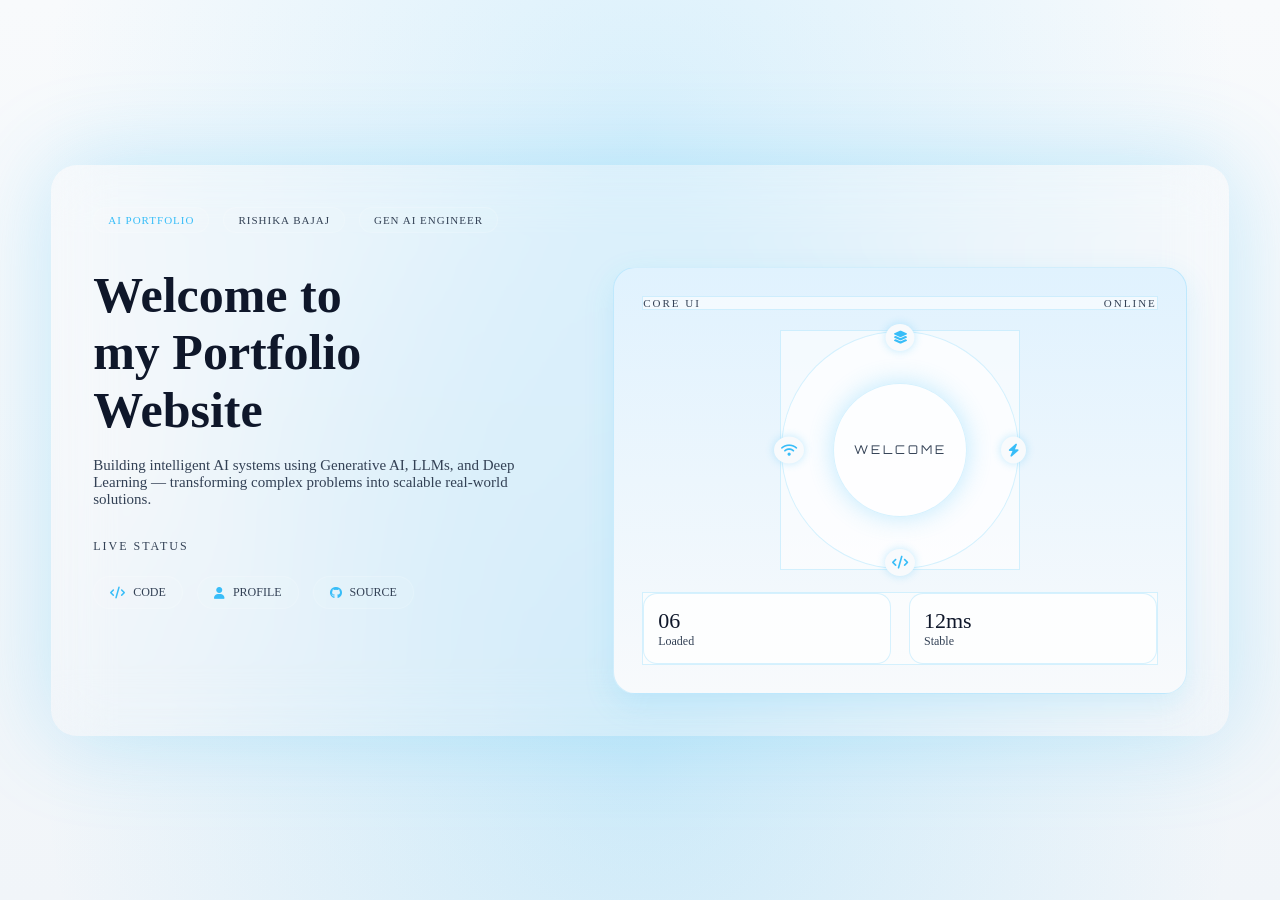
<file: index.html>
<!DOCTYPE html>
<html lang="en">
<head>
<meta charset="UTF-8">
<meta name="viewport" content="width=device-width, initial-scale=1.0">
<title>Rishika Bajaj</title>

<link rel="stylesheet" href="style.css">
<link rel="stylesheet" href="https://cdnjs.cloudflare.com/ajax/libs/font-awesome/6.5.0/css/all.min.css">

<!-- Fonts similar to original -->
<link href="https://fonts.googleapis.com/css2?family=Inter:wght@300;400;500;600&family=Orbitron:wght@500&display=swap" rel="stylesheet">
</head>

<body>

<div id="intro">
<div class="main">
    <div class="card">

        <!-- TOP TAGS -->
        <div class="top-tags">
            <span class="dot">AI PORTFOLIO </span>
            <span>RISHIKA BAJAJ</span>
            <span>GEN AI ENGINEER</span>
        </div>

        <div class="content">

            <!-- LEFT -->
            <div class="left">
                <h1>
                    Welcome to <br>
                    my Portfolio <br>
                    Website
                </h1>

                <p class="desc">
                    Building intelligent AI systems using Generative AI, LLMs, and Deep Learning —
                    transforming complex problems into scalable real-world solutions.
                </p>

                <div class="live-line">
                    <span>LIVE STATUS</span>
                </div>

                <div class="buttons">
                    <div class="btn"><i class="fa-solid fa-code"></i> CODE</div>
                    <div class="btn"><i class="fa-solid fa-user"></i> PROFILE</div>
                    <div class="btn"><i class="fa-brands fa-github"></i> SOURCE</div>
                </div>

            </div>

            <!-- RIGHT -->
            <div class="right">

                <div class="right-head">
                    <span>CORE UI</span>
                    <span class="online">ONLINE</span>
                </div>

                <div class="orbit-box">
                    <div class="orbit">
                        <i class="fa-solid fa-layer-group i1"></i>
                        <i class="fa-solid fa-bolt i2"></i>
                        <i class="fa-solid fa-code i3"></i>
                        <i class="fa-solid fa-wifi i4"></i>
                    </div>

                    <div class="core">
                        <span>WELCOME</span>
                    </div>
                </div>

                <div class="stats">
                    <div>
                        <h4>06</h4>
                        <p>Loaded</p>
                    </div>
                    <div>
                        <h4>12ms</h4>
                        <p>Stable</p>
                    </div>
                </div>

            </div>

        </div>
    </div>
</div>
</div>


<div id="real-site" style="display: none;">
    <header>
        <div class="div-list ">
            <ul class="ul-list">
                <li class="active">
                    <i class="fa-solid fa-circle-user"></i>
                    <a href="#home">Home</a>
                </li>
                <li>
                    <i class="fa-regular fa-address-card"></i>
                    <a href="#about">About</a>
                </li>
                <li>
                    <i class="fa-regular fa-folder-open"></i>
                    <a href="#project">Projects</a>
                </li>
                <li>
                    <i class="fa-solid fa-code"></i>
                    <a href="#service">services</a>
                </li>
                <li>
                    <i class="fa-regular fa-envelope"></i>
                    <a href="#contact">Contact</a>
                </li>
            </ul>
        </div>
    </header>
    <!-- home -->
    <section class="home" id="home">
        <p class="home-p">
            <span class="home-s"> </span>
        </p>
        <div class="home-container">
        <div class="home-section">
            <div class="info-home">
                <h1>Hi, I'm Rishika Bajaj</h1>
                <h3>AI/ML Engineer</h3>
                <div class="info-p">
                   <p>I build intelligent AI systems — from Generative AI assistants and  </p>
                   <p>multi-agent architectures to real-world automation pipelines. </p>
                   <p>Focused on LLMs, NLP, Computer Vision, and scalable AI deployments.</p>
                </div>
                <div class="info-p2">
                    <p><i class="fa-solid fa-location-dot"></i> Based in Bina (MP)</p>
                    <p><i class="fa-solid fa-briefcase"></i> Available Now</p>
                </div>
                <div class="btnn">
                    <a href="#project" class="btn-home1">View Projects</a>
                    <a href="Rishika Bajaj.pdf" download class="btn-home2">Download Resume</a>
                </div>
                <div class="hhr">
                    <hr>
                </div>
                <div class="follow">
                    <p class="followw">Follow me:</p>
                    <ul>
                        <li>
                            <a href="https://github.com/RishikaBajaj31" target="_blank">
                                <i class="fa-brands fa-github"></i>
                            </a>
                        </li>

                        <li>
                            <a href="https://www.linkedin.com/in/rishika-bajaj-36b4212b5/" target="_blank">
                                <i class="fa-brands fa-linkedin"></i>
                            </a>
                        </li>

                        <li>
                            <a href="https://www.instagram.com/resh_3154?igsh=MWhidng1cGJnanRtZg==" target="_blank">
                                <i class="fa-brands fa-instagram"></i>
                            </a>
                        </li>
                    </ul>
                </div>
            </div>
          </div>
          <img src="images/WhatsApp Image 2026-03-30 at 11.19.49.jpeg" alt="">
        </div>
    </section>
    <!-- fine home  -->
        <section class="about reveal" id="about">
        <div class="about-info">
            <div class="img-about">
                <img src="images/384ce149-81b9-4cad-8dd9-3b54c8fce604.png" alt="">
            </div>
            <div class="info-text">
                <h5>@rishikabajaj</h5>
                <p>AI/ML Engineer</p>
            </div>
        </div>
        <h3>ABOUT ME</h3>
        <div class="about-info2">
            <div class="about-text">
                <p>Hi! I'm Rishika Bajaj, a B.Tech AI & ML student with a CGPA of 9.00, passionate about building real-world AI solutions. <br> based in Jaipur.</p>
                <p>I specialize in Generative AI, LLMs, NLP, and Deep Learning, with hands-on experience developing production-grade systems including multi-agent AI platforms and intelligent automation pipelines.</p>
                <p>My work focuses on:</p>
                <p><span>~</span>Generative AI & LLM Applications</p>
                <p><span>~</span>NLP, Computer Vision & Deep Learning</p>
                <p><span>~</span>MLOps, FastAPI, and Scalable Deployments</p>
                <p><span>~</span>Building end-to-end AI systems from idea to production</p>
            </div>
            <div class="photo-container">
                <img src="images/384ce149-81b9-4cad-8dd9-3b54c8fce604.png" alt="Rishika Bajaj">
                <span class="tape tape1"></span>
                <span class="tape tape2"></span>
            </div>
        </div>
    </section>
    <!-- ✅ ADD HERE (TECH STACK STARTS) -->

    <section id="skills" class="section reveal">
        <p>TECH STACK</p>
        <h1>Technologies I Work With</h1>
        <hr>

        <div class="skills-container">

            <div class="skill-category">
                <h3>Languages & Frameworks</h3>
                <p>Python • FastAPI • Streamlit • LangChain</p>
            </div>

            <div class="skill-category">
                <h3>AI / ML</h3>
                <p>LLMs • NLP • Computer Vision • Deep Learning</p>
            </div>

            <div class="skill-category">
                <h3>Tools & Technologies</h3>
                <p>PyTorch • TensorFlow • Docker • Kafka</p>
            </div>

            <div class="skill-category">
                <h3>Data & Visualization</h3>
            <p>Pandas • Matplotlib • NumPy</p>
        </div>
    </section>

    <section class="experience reveal" id="experience">
        <p>EXPERIENCE</p>
        <h1>Work Experience</h1>
        <hr>

        <div class="experience-container">

            <!-- EXPERIENCE 1 -->
            <div class="experience-card">
                <h3>AI Intern</h3>
                <h4>Greenfinch Global Consulting</h4>
                <span>Oct 2025 – Apr 2026 · On-site</span>

                <p>
                    Developed AI-driven automation and reporting systems using Python, Streamlit, and REST APIs, reducing manual processing time by ~40%.
                </p>

                <p>
                    Built document intelligence pipelines with data extraction, dashboards, and scalable enterprise workflows.
                </p>
            </div>

            <!-- EXPERIENCE 2 -->
            <div class="experience-card">
                <h3>AI & Prompt Engineering Intern</h3>
                <h4>Vault of Codes</h4>
                <span>Aug 2025 – Sep 2025 · Remote</span>

                <p>
                    Built a production-ready AI assistant using Groq API, Gradio, and prompt engineering for Q&A and content generation.
                </p>

                <p>
                    Deployed on Hugging Face Spaces and improved response quality using feedback loops.
                </p>
            </div>

        </div>
    </section>
     <section class="project  reveal" id="project">
        <p>PROJECTS</p>
        <h1>Featured Work</h1>
        <hr>
        <div class="info-pro">
            <p>A showcase of my recent projects demonstrating expertise in full-stack </p>
            <p>development, modern frameworks, and creative problem-solving.</p>
        </div>
        <div class="projects-container">

    <div class="project-card">
      <img src="images/Screenshot 2026-03-26 095634.png" alt="Rajasthan E Gras Automation">
      <h3>Rajasthan E Gras Automation</h3>
      <p>Production-grade automation system for government portal with
        Playwright, Kafka pipelines, and OCR-based captcha solving.
        Reduced processing time by ~70–80%.</p>
      <div class="skills">
        <a href="#">Python</a>
        <a href="#">FastAPI</a>
        <a href="#">Playwright</a>
        <a href="#">OCR</a>
        <a href="#">Kafka</a>
      </div>
    </div>

    <div class="project-card">
      <img src="images/6e59bd9e-af1c-4593-929b-2b9b653d0944.png" alt="Multi-agent AI System">
      <h3>Multi-agent AI System</h3>
      <p>Deployed modular AI system with DataAgent & ResearchAgent using 
        LangChain, Transformers, and Streamlit for intelligent query routing.</p>
      <div class="skills">
        <a href="#">Python</a>
        <a href="#">LangChain</a>
        <a href="#">Streamlit</a>
      </div>
    </div>

    <div class="project-card">
      <img src="images/ad2c5c46-a502-42ba-b88b-0f6760178a8b.png" alt="AI Hospital Management System">
      <h3>AI Hospital Management System</h3>
      <p>AI-powered system for predictive bed allocation, telemedicine, and 
        real-time hospital optimization. Patent published in 2025.</p>
      <div class="skills">
        <a href="#">Python</a>
        <a href="#">LangChain</a>
        <a href="#">FastAPI</a>
      </div>
    </div>
  </div>
     </section>
     <!-- Services Section -->
        <section id="service" class="section services reveal">
            <p>SERVICES</p>
            <h1>OUR Features & Services</h1>
            <hr>
            <div class="container">
                <div class="services-content">
                    <div class="services-grid">
                        <div class="service-card">
                            <div class="service-icon">
                                <i class="fas fa-code"></i>
                            </div>
                            <h3>AI/ML Model Development</h3>
                            <p>Building machine learning and deep learning models for real-world applications.</p>
                            <div class="service-features">
                                <span>Supervised Learning</span>
                                <span>Deep Learning</span>
                                <span>Model Optimization</span>
                            </div>
                        </div>
                        <div class="service-card">
                            <div class="service-icon">
                                <i class="fas fa-mobile-alt"></i>
                            </div>
                            <h3>Generative AI & LLM Apps</h3>
                            <p>Creating AI assistants, chatbots, and RAG-based systems using LLMs.</p>
                            <div class="service-features">
                                <span>Prompt Engineering</span>
                                <span>RAG Systems</span>
                                <span>Fine-Tuning</span>
                            </div>
                        </div>
                        <div class="service-card">
                            <div class="service-icon">
                                <i class="fas fa-palette"></i>
                            </div>
                            <h3>Automation Systems</h3>
                            <p>Developing intelligent automation pipelines using OCR, APIs, and workflows.</p>
                            <div class="service-features">
                                <span>OCR Pipeline</span>
                                <span>Workflow Automation</span>
                                <span>API Integration</span>
                            </div>
                        </div>
                        <div class="service-card">
                            <div class="service-icon">
                                <i class="fas fa-rocket"></i>
                            </div>
                            <h3>Data Analysis & Visualization</h3>
                            <p>Extracting insights using Pandas, Matplotlib, and AI-powered analytics.</p>
                            <div class="service-features">
                                <span>Pandas</span>
                                <span>Matplotlib</span>
                                <span>Data Insights</span>
                            </div>
                        </div>
                        <div class="service-card">
                            <div class="service-icon">
                                <i class="fas fa-shopping-cart"></i>
                            </div>
                            <h3>MLOps & Deployment</h3>
                            <p>Deploying scalable AI systems using Docker, FastAPI, and cloud platforms.</p>
                            <div class="service-features">
                                <span>Docker</span>
                                <span>FastAPI</span>
                                <span>Cloud Deployments</span>
                            </div>
                        </div>
                        <div class="service-card">
                            <div class="service-icon">
                                <i class="fas fa-cogs"></i>
                            </div>
                            <h3>API Development</h3>
                            <p>Creating robust and scalable APIs that power your applications. I build RESTful and GraphQL APIs with proper documentation and testing.</p>
                            <div class="service-features">
                                <span>RESTful APIs</span>
                                <span>Websockets</span>
                                <span>Microservices</span>
                            </div>
                        </div>
                    </div>
                </div>
            </div>
        </section>
        <section class="education reveal" id="education">
            <p>EDUCATION</p>
            <h1>My Education</h1>
            <hr>

            <div class="education-container">

                <!-- EDUCATION 1 -->
                <div class="education-card">
                    <h3>B.Tech in Artificial Intelligence & Machine Learning</h3>
                    <h4>NIMS University, Jaipur</h4>
                    <span>2022 – 2026</span>

                    <p>
                        CGPA: 9.00
                    </p>

                    <p>
                        Focused on Generative AI, Machine Learning, NLP, and real-world AI system development.
                    </p>
                </div>
            </div>
        </section>
        <section class="certifications reveal" id="certifications">
            <p>CERTIFICATIONS & ACHIEVEMENTS</p>
            <h1>Certifications & Highlights</h1>
            <hr>

            <div class="cert-container">

                <!-- LEFT -->
                <div class="cert-column">
                    <h3>Certifications</h3>

                    <div class="cert-card">
                        <h4>UI/UX Design using Figma</h4>
                        <p>GUVI</p>
                    </div>

                    <div class="cert-card">
                        <h4>AI Fluency: Framework & Foundations</h4>
                        <p>Anthropic</p>
                    </div>

                    <div class="cert-card">
                        <h4>Smart India Hackathon 2024</h4>
                        <p>Finalist</p>
                    </div>

                    <div class="cert-card">
                        <h4>Smart India Hackathon 2025</h4>
                        <p>Participant</p>
                    </div>
                </div>

                <!-- RIGHT -->
                <div class="cert-column">
                    <h3>Achievements</h3>

                    <div class="cert-card">
                        <h4>Published Author — "The Quiet Girl"</h4>
                        <p>Debuted an original poetry collection blending introspection with literary craft.</p>
                    </div>

                    <div class="cert-card">
                        <h4>National Merit Rank #8 — UCMAS Abacus</h4>
                        <p>Ranked among top performers nationwide with strong computational thinking.</p>
                    </div>

                    <div class="cert-card">
                        <h4>Research Paper Accepted</h4>
                        <p>Machine Learning using PySpark — NIMS University.</p>
                    </div>

                    <div class="cert-card">
                        <h4>Patent Filed — Hospital Management System</h4>
                        <p>AI-powered platform with IoT, telemedicine & predictive analytics.</p>
                    </div>
                </div>
            </div>
        </section>
         <section id="contact" class="section reveal">
            <div class="container">
                <h2 class="section-title">Get In Touch</h2>
                <div class="contact-content">
                    <div class="contact-info slide-in-left">
                        <p>Let's collaborate! I am always open to discussing exciting projects and new opportunities.</p>
                        <div class="contact-details">
                            <div class="contact-item">
                                <svg width="20" height="20" viewBox="0 0 24 24" fill="currentColor">
                                    <path d="M20 4H4c-1.1 0-1.99.9-1.99 2L2 18c0 1.1.9 2 2 2h16c1.1 0 2-.9 2-2V6c0-1.1-.9-2-2-2zm0 4l-8 5-8-5V6l8 5 8-5v2z"/>
                                </svg>
                                <span>rishikabajaj3154@gmail.com</span>
                            </div>
                            <div class="contact-item">
                                <svg width="20" height="20" viewBox="0 0 24 24" fill="currentColor">
                                    <path d="M6.62 10.79c1.44 2.83 3.76 5.15 6.59 6.59l2.2-2.2c.27-.27.67-.36 1.02-.24 1.12.37 2.33.57 3.57.57.55 0 1 .45 1 1V20c0 .55-.45 1-1 1-9.39 0-17-7.61-17-17 0-.55.45-1 1-1h3.5c.55 0 1 .45 1 1 0 1.25.2 2.45.57 3.57.11.35.03.74-.25 1.02l-2.2 2.2z"/>
                                </svg>
                                <span>+91 7222948499</span>
                            </div>
                            <div class="contact-item">
                                <svg width="20" height="20" viewBox="0 0 24 24" fill="currentColor">
                                    <path d="M12 2C8.13 2 5 5.13 5 9c0 5.25 7 13 7 13s7-7.75 7-13c0-3.87-3.13-7-7-7zm0 9.5c-1.38 0-2.5-1.12-2.5-2.5s1.12-2.5 2.5-2.5 2.5 1.12 2.5 2.5-1.12 2.5-2.5 2.5z"/>
                                </svg>
                                <span>Jaipur, Rajasthan, India</span>
                            </div>
                        </div>
                        <div class="social-links">
                            <a href="https://github.com/RishikaBajaj31" class="social-link" aria-label="GitHub" target="_blank">
                                <svg width="24" height="24" viewBox="0 0 24 24" fill="currentColor">
                                    <path d="M12 0c-6.626 0-12 5.373-12 12 0 5.302 3.438 9.8 8.207 11.387.599.111.793-.261.793-.577v-2.234c-3.338.726-4.033-1.416-4.033-1.416-.546-1.387-1.333-1.756-1.333-1.756-1.089-.745.083-.729.083-.729 1.205.084 1.839 1.237 1.839 1.237 1.07 1.834 2.807 1.304 3.492.997.107-.775.418-1.305.762-1.604-2.665-.305-5.467-1.334-5.467-5.931 0-1.311.469-2.381 1.236-3.221-.124-.303-.535-1.524.117-3.176 0 0 1.008-.322 3.301 1.23.957-.266 1.983-.399 3.003-.404 1.02.005 2.047.138 3.006.404 2.291-1.552 3.297-1.23 3.297-1.23.653 1.653.242 2.874.118 3.176.77.84 1.235 1.911 1.235 3.221 0 4.609-2.807 5.624-5.479 5.921.43.372.823 1.102.823 2.222v3.293c0 .319.192.694.801.576 4.765-1.589 8.199-6.086 8.199-11.386 0-6.627-5.373-12-12-12z"/>
                                </svg>
                            </a>
                            <a href="https://www.linkedin.com/in/rishika-bajaj-36b4212b5/" class="social-link" aria-label="LinkedIn" target="_blank">
                                <svg width="24" height="24" viewBox="0 0 24 24" fill="currentColor">
                                    <path d="M20.447 20.452h-3.554v-5.569c0-1.328-.027-3.037-1.852-3.037-1.853 0-2.136 1.445-2.136 2.939v5.667H9.351V9h3.414v1.561h.046c.477-.9 1.637-1.85 3.37-1.85 3.601 0 4.267 2.37 4.267 5.455v6.286zM5.337 7.433c-1.144 0-2.063-.926-2.063-2.065 0-1.138.92-2.063 2.063-2.063 1.14 0 2.064.925 2.064 2.063 0 1.139-.925 2.065-2.064 2.065zm1.782 13.019H3.555V9h3.564v11.452zM22.225 0H1.771C.792 0 0 .774 0 1.729v20.542C0 23.227.792 24 1.771 24h20.451C23.2 24 24 23.227 24 22.271V1.729C24 .774 23.2 0 22.222 0h.003z"/>
                                </svg>
                            </a>
                            <a href="https://wa.me/917222948499" class="social-link" aria-label="WhatsApp" target="_blank">
                                <svg width="24" height="24" viewBox="0 0 24 24" fill="currentColor">
                                    <path d="M17.472 14.382c-.297-.149-1.758-.867-2.03-.967-.273-.099-.471-.148-.67.15-.197.297-.767.966-.94 1.164-.173.199-.347.223-.644.075-.297-.15-1.255-.463-2.39-1.475-.883-.788-1.48-1.761-1.653-2.059-.173-.297-.018-.458.13-.606.134-.133.298-.347.446-.52.149-.174.198-.298.298-.497.099-.198.05-.371-.025-.52-.075-.149-.669-1.612-.916-2.207-.242-.579-.487-.5-.669-.51-.173-.008-.371-.01-.57-.01-.198 0-.52.074-.792.372-.272.297-1.04 1.016-1.04 2.479 0 1.462 1.065 2.875 1.213 3.074.149.198 2.096 3.2 5.077 4.487.709.306 1.262.489 1.694.625.712.227 1.36.195 1.871.118.571-.085 1.758-.719 2.006-1.413.248-.694.248-1.289.173-1.413-.074-.124-.272-.198-.57-.347m-5.421 7.403h-.004a9.87 9.87 0 01-5.031-1.378l-.361-.214-3.741.982.998-3.648-.235-.374a9.86 9.86 0 01-1.51-5.26c.001-5.45 4.436-9.884 9.888-9.884 2.64 0 5.122 1.03 6.988 2.898a9.825 9.825 0 012.893 6.994c-.003 5.45-4.437 9.884-9.885 9.884m8.413-18.297A11.815 11.815 0 0012.05 0C5.495 0 .16 5.335.157 11.892c0 2.096.547 4.142 1.588 5.945L.057 24l6.305-1.654a11.882 11.882 0 005.683 1.448h.005c6.554 0 11.89-5.335 11.893-11.893A11.821 11.821 0 0020.885 3.488"/>
                                </svg>
                            </a>
                        </div>
                    </div>
                    <div class="contact-form slide-in-right">
                        <form id="contact-form">
                            <div class="form-group">
                                <input type="text" placeholder="Your Name" required name="user_name">
                            </div>
                            <div class="form-group">
                                <input type="email" placeholder="Your Email" required name="user_email">
                            </div>
                            <div class="form-group">
                                <textarea name="message" placeholder="Your Message" rows="5" required></textarea>
                            </div>
                            <button type="submit" class="btn">Send Message</button>
                        </form>
                    </div>
                </div>
            </div>
        </section>

</div>
<script src="script.js"></script>
</body>
</html>
</file>
<file: style.css>
* {
    margin: 0;
    padding: 0;
    box-sizing: border-box;
}

body {
    background:
        radial-gradient(circle at 50% 15%, rgba(125,211,252,.25), transparent 60%),
        radial-gradient(circle at 50% 85%, rgba(56,189,248,.20), transparent 60%),
        linear-gradient(180deg, #f8fafc, #f1f5f9);
}

/* MAIN */

#intro {
    height: 100vh;
    display: flex;
    justify-content: center;
    align-items: center;
}


.main {
    width: 92%;
    max-width: 1200px;
}

.card {
    background: rgba(255,255,255,0.05);
    border-radius: 26px;
    padding: 42px;
    backdrop-filter: blur(28px);
    box-shadow: 0 0 90px rgba(56,189,248,.28);
}

/* TOP TAGS */
.top-tags {
    display: flex;
    gap: 14px;
    margin-bottom: 34px;
}

.top-tags span {
    font-size: 11px;
    padding: 6px 14px;
    border-radius: 20px;
    background: rgba(255,255,255,0.04);
    border: 1px solid rgba(255,255,255,0.15);
    letter-spacing: 1px;
    color: #cfcfcf;
}

.dot {
    color: #38bdf8;
}

/* CONTENT */
.content {
    display: flex;
    gap: 60px;
}

/* LEFT */
.left h1 {
    font-size: 50px;
    font-weight: 600;
    line-height: 1.15;
    color: #f3f3f3;
}

.desc {
    margin: 18px 0 28px;
    font-size: 15px;
    color: #b8b8b8;
    max-width: 460px;
}

.live-line {
    margin-bottom: 22px;
}

.live-line span {
    font-size: 12px;
    letter-spacing: 2px;
    color: #38bdf8;
}

/* BUTTONS */
.buttons {
    display: flex;
    gap: 14px;
}

.btn {
    font-size: 12px;
    padding: 8px 16px;
    border-radius: 22px;
    background: rgba(255,255,255,0.04);
    border: 1px solid rgba(255,255,255,0.15);
    display: flex;
    align-items: center;
    gap: 8px;
    cursor: pointer;
    transition: .3s;
}

.btn i {
    color: #38bdf8;
}

.btn:hover {
    background: rgba(56,189,248,0.15);
    box-shadow: 0 0 16px rgba(56,189,248,.45);
}

/* SITE LINK (LEFT) */
.site-link {
    margin-top: 22px;
    font-size: 13px;
    display: inline-flex;
    align-items: center;
    gap: 8px;
    padding: 8px 16px;
    border-radius: 30px;
    background: rgba(255,255,255,0.04);
    border: 1px solid rgba(255,255,255,0.15);
    color: #38bdf8;
}

/* RIGHT CARD */
.right {
    flex: 1;
    background: linear-gradient(180deg, rgba(35,10,20,.9), rgba(12,6,10,.95));
    border-radius: 22px;
    padding: 28px;
    box-shadow: inset 0 0 40px rgba(56,189,248,.08);
    position: relative;
}

/* RIGHT HEADER */
.right-head {
    display: flex;
    justify-content: space-between;
    font-size: 11px;
    letter-spacing: 2px;
    color: #bdbdbd;
    margin-bottom: 20px;
}

.online {
    color: #7cffb2;
}

/* ORBIT */
.orbit-box {
    width: 240px;
    height: 240px;
    margin: auto;
    position: relative;
}

.orbit {
    position: absolute;
    inset: 0;
    border-radius: 50%;
    border: 1px solid rgba(255,77,109,.35);
    animation: spin 16s linear infinite;
}

.orbit i {
    position: absolute;
    background: #14060c;
    color: #38bdf8;
    padding: 7px;
    border-radius: 50%;
    box-shadow: 0 0 14px rgba(56,189,248,.55);
    font-size: 13px;
}

.i1 { top: -8px; left: 50%; transform: translateX(-50%); }
.i2 { right: -8px; top: 50%; transform: translateY(-50%); }
.i3 { bottom: -8px; left: 50%; transform: translateX(-50%); }
.i4 { left: -8px; top: 50%; transform: translateY(-50%); }

/* CENTER */
.core {
    position: absolute;
    inset: 52px;
    border-radius: 50%;
    background: radial-gradient(circle, #8e0c2a, #3b0715);
    display: flex;
    align-items: center;
    justify-content: center;
    box-shadow: 0 0 40px rgba(56,189,248, 0.6);
}

.core span {
    font-family: 'Orbitron', sans-serif;
    font-size: 12px;
    letter-spacing: 3px;
    color: #f0f0f0;
}

/* STATS */
.stats {
    display: flex;
    gap: 18px;
    margin-top: 22px;
}

.stats div {
    flex: 1;
    padding: 14px;
    background: rgba(255,255,255,0.04);
    border-radius: 14px;
    text-align: left;
}

.stats h4 {
    font-size: 22px;
    font-weight: 500;
    color: #f2f2f2;
}

.stats p {
    font-size: 12px;
    color: #bdbdbd;
}

@keyframes spin {
    from { transform: rotate(0deg); }
    to { transform: rotate(360deg); }
}

.fade-in {
    opacity: 0;
    transform: translateY(25px);
    animation: fadeInUp 0.8s ease forwards;
}

@keyframes fadeInUp {
    to {
        opacity: 1;
        transform: translateY(0);
    }
}

.smooth-out {
    animation: smoothOut 1.2s ease forwards;
}

@keyframes smoothOut {
    from {
        opacity: 1;
        transform: scale(1);
        filter: blur(0);
    }
    to {
        opacity: 0;
        transform: scale(1.1);
        filter: blur(25px);
    }
}

/* ===== ANIMATION TYPES ===== */

/* من فوق */
.from-top {
    opacity: 0;
    transform: translateY(-40px);
    animation: fromTop 0.8s ease forwards;
}
@keyframes fromTop {
    to { opacity: 1; transform: translateY(0); }
}

/* من اليسار */
.from-left {
    opacity: 0;
    transform: translateX(-40px);
    animation: fromLeft 0.8s ease forwards;
}
@keyframes fromLeft {
    to { opacity: 1; transform: translateX(0); }
}

/* من اليمين */
.from-right {
    opacity: 0;
    transform: translateX(40px);
    animation: fromRight 0.8s ease forwards;
}
@keyframes fromRight {
    to { opacity: 1; transform: translateX(0); }
}

/* من تحت */
.from-bottom {
    opacity: 0;
    transform: translateY(40px);
    animation: fromBottom 0.8s ease forwards;
}
@keyframes fromBottom {
    to { opacity: 1; transform: translateY(0); }
}

/* زووم */
.zoom-in {
    opacity: 0;
    transform: scale(0.8);
    animation: zoomIn 0.8s ease forwards;
}
@keyframes zoomIn {
    to { opacity: 1; transform: scale(1); }
}

/* ===== TYPEWRITER ===== */
.typewriter {
    border-right: 2px solid #38bdf8;
    white-space: nowrap;
    overflow: hidden;
}
.from-top {
    opacity: 0;
    transform: translateY(-40px);
    animation: fromTop 0.8s ease forwards;
}
.from-left {
    opacity: 0;
    transform: translateX(-40px);
    animation: fromLeft 0.8s ease forwards;
}
.from-right {
    opacity: 0;
    transform: translateX(40px);
    animation: fromRight 0.8s ease forwards;
}
.from-bottom {
    opacity: 0;
    transform: translateY(40px);
    animation: fromBottom 0.8s ease forwards;
}
.zoom-in {
    opacity: 0;
    transform: scale(0.85);
    animation: zoomIn 0.8s ease forwards;
}

@keyframes fromTop { to { opacity:1; transform:translateY(0);} }
@keyframes fromLeft { to { opacity:1; transform:translateX(0);} }
@keyframes fromRight { to { opacity:1; transform:translateX(0);} }
@keyframes fromBottom { to { opacity:1; transform:translateY(0);} }
@keyframes zoomIn { to { opacity:1; transform:scale(1);} }


/* ===== END TYPEWRITER ===== */


header {
  position: fixed;
  top: 0;
  left: 0;
  width: 100%;
  z-index: 1000;
}

/* Container */
.header-list {
  margin: 15px 20px;
}

/* Menu Box */
.div-list {
  display: flex;
  align-items: center;
  justify-content: center;
  padding: 20px 0;
}

/* UL */
.ul-list {
  list-style: none;
  display: flex;
  gap: 3rem;
  padding: 12px 28px;
  border-radius: 30px;

  /* DARK RED GLASS */
  background: rgba(120, 10, 25, 0.45);
  backdrop-filter: blur(12px);
  border: 1px solid rgba(56, 189, 248, 0.25);

  box-shadow: 0 8px 25px rgba(56, 189, 248, 0.25);
}

/* LI */
.ul-list li {
  display: flex;
  align-items: center;
  gap: 6px;
  border-radius: 25px;
  padding: 8px 14px;
  transition: 0.3s ease;
}

/* LINKS */
.ul-list li a {
  font-family: "Montserrat", sans-serif;
  text-decoration: none;
  color: #f5c7d3;
  font-size: 14px;
  transition: 0.3s;
}

/* ICONS */
.ul-list li i {
  color: #38bdf8;
}

/* HOVER */
.ul-list li:hover {
  background: rgba(56,189,248, 0.25);
  box-shadow: 0 0 12px rgba(56,189,248, 0.4);
}

/* ACTIVE */
.ul-list li.active {
  background: linear-gradient(135deg, #38bdf8, #7a0c2e);
  box-shadow: 0 0 15px rgba(56,189,248, 0.6);
}

.ul-list li.active a,
.ul-list li.active i {
  color: #fff;
}

.home {
  margin: 160px 200px;
  color: #f2f2f2;
}

.home-container {
  display: flex;
  gap: 6rem;
}

/* Status Badge */
.home-p {
  background: rgba(56,189,248, 0.15);
  color: #ff9db3;
  display: inline-block;
  border-radius: 25px;
  padding: 6px 14px;
  margin-bottom: 30px;
  font-size: 14px;
}

.home-s {
  font-weight: bold;
  color: #38bdf8;
}

/* TITLES */
.info-home h1 {
  font-size: 70px;
  font-family: "Raleway", sans-serif;
  margin-bottom: 20px;
  color: #ffffff;
}

.info-home h3 {
  font-size: 40px;
  font-family: "Playfair Display", serif;
  margin-bottom: 20px;
  color: #ff9db3;
}

/* TEXT */
.info-p {
  color: #d0d0d0;
  padding-bottom: 20px;
}

.info-p p {
  padding-bottom: 5px;
}

.info-p2 {
  display: flex;
  gap: 1rem;
  color: #cfcfcf;
  font-size: 14px;
  padding-bottom: 20px;
}

/* BUTTONS */
.btnn {
  display: flex;
  gap: 1rem;
  padding-bottom: 30px;
}

.btn-home1 {
  background: linear-gradient(135deg, #38bdf8, #7a0c2e);
  color: #fff;
  border: none;
  border-radius: 12px;
  padding: 12px 18px;
  cursor: pointer;
  transition: 0.3s;
  box-shadow: 0 0 15px rgba(56,189,248, 0.4);
}

.btn-home1:hover {
  transform: translateY(-2px);
  box-shadow: 0 0 25px rgba(56,189,248, 0.6);
}

.btn-home2 {
  background: transparent;
  border: 2px solid #38bdf8;
  border-radius: 12px;
  padding: 12px 18px;
  color: #38bdf8;
  cursor: pointer;
  transition: 0.3s;
}

.btn-home2:hover {
  background: #38bdf8;
  color: #fff;
}

/* HR */
.hhr {
  padding-bottom: 30px;
}

hr {
  width: 90%;
  border: none;
}

/* SOCIAL */
.follow {
  display: flex;
  gap: 1rem;
}

.follow ul {
  display: flex;
  gap: 2rem;
  font-size: 20px;
}

.follow ul li {
  list-style: none;
}

.followw {
  color: #4C628D;
}

.follow ul a {
  text-decoration: none;
  color: #4C628D;
  cursor: pointer;
  transition: color 0.3s ease;
}

.follow ul a:hover {
  color: #2F3A4F;
}

/* IMAGE */
.home img {
  width: 400px;
  border-radius: 15px;
  box-shadow: 0 0 25px rgba(56,189,248, 0.4);
}

/* ===== PROJECT SECTION ===== */
.project {
    margin: 160px 200px;
    display: flex;
    align-items: center;
    justify-content: center;
    flex-direction: column;
    color: #f2f2f2;
}

.info-pro{
    margin-bottom: 20px;
}

/* TITLE */
.project h1 {
    font-family: "Orbitron", sans-serif;
    padding-bottom: 10px;
    color: #38bdf8;
    letter-spacing: 1px;
}

/* SUB TEXT */
.project p {
    padding-bottom: 20px;
    font-size: 14px;
    color: #c9c9c9;
}

/* LINE */
.project hr {
    width: 80px;
    height: 3px;
    border: none;
    background: linear-gradient(90deg, #38bdf8, #7a0c2e);
    margin-bottom: 20px;
    border-radius: 10px;
    box-shadow: 0 0 12px rgba(56,189,248, 0.8);
}

/* INFO TEXT */
.info-pro {
    padding-top: 20px;
    text-align: center;
}

.info-pro p {
    padding-bottom: 10px;
    color: #bdbdbd;
}

/* PROJECT GRID */
.projects-container {
    display: grid;
    grid-template-columns: repeat(auto-fit, minmax(280px, 1fr));
    gap: 30px;
    max-width: 1100px;
    margin: auto;
}

/* PROJECT CARD */
.project-card {
    background: rgba(255, 255, 255, 0.04);
    border: 1px solid rgba(56,189,248, 0.25);
    padding: 22px;
    border-radius: 18px;
    backdrop-filter: blur(12px);
    box-shadow: 0 0 25px rgba(56,189,248, 0.15);
    transition: 0.35s ease;
}

/* HOVER EFFECT */
.project-card:hover {
    transform: translateY(-8px) scale(1.02);
    box-shadow: 0 0 35px rgba(56,189,248, 0.45);
}

/* IMAGE */
.project-card img {
    width: 100%;
    border-radius: 14px;
    margin-bottom: 15px;
    border: 1px solid rgba(56,189,248, 0.25);
}

/* TITLE */
.project-card h3 {
    color: #ff9db3;
    margin-bottom: 8px;
}

/* TEXT */
.project-card p {
    color: #d1d1d1;
    font-size: 0.9rem;
    margin-bottom: 15px;
}

/* TAGS */
.project-card .skills a {
    display: inline-block;
    margin: 4px 6px 0 0;
    padding: 6px 12px;
    font-size: 11px;
    border-radius: 20px;
    color: #ff9db3;
    border: 1px solid rgba(56,189,248, 0.4);
    background: rgba(56,189,248, 0.08);
}

/* BUTTONS */
.project-card .btns {
    display: flex;
    gap: 10px;
    margin-top: 12px;
}

.project-card .btn {
    padding: 8px 14px;
    border-radius: 20px;
    font-size: 13px;
    color: #fff;
    background: linear-gradient(135deg, #38bdf8, #7a0c2e);
    text-decoration: none;
    transition: 0.3s ease;
}

.project-card .btn:hover {
    box-shadow: 0 0 18px rgba(56,189,248, 0.6);
    transform: translateY(-2px);
}

.about {
    margin: 160px 200px;
    font-family: "Poppins", sans-serif;
    color: #f2f2f2;
}

/* HEADER INFO */
.about-info {
    display: flex;
    gap: 0.8rem;
    margin-bottom: 4rem;
    align-items: center;
}

.img-about img {
    width: 55px;
    border-radius: 50%;
    border: 2px solid rgba(56,189,248, 0.6);
    box-shadow: 0 0 12px rgba(56,189,248, 0.6);
}

.info-text {
    position: relative;
    bottom: -6px;
}

.info-text p {
    color: #cfcfcf;
    font-size: 14px;
}

.info-text h5 {
    margin-bottom: 4px;
    color: #ff9db3;
}

/* TITLE */
.about h3 {
    margin-bottom: 1rem;
    font-size: 28px;
    color: #38bdf8;
    font-family: "Orbitron", sans-serif;
}

/* TEXT */
.about-text p {
    margin-bottom: 1rem;
    font-family: "Montserrat", sans-serif;
    color: #d2d2d2;
    line-height: 1.7;
}

.about-text span {
    color: #38bdf8;
    font-weight: 600;
}

/* IMAGE SIDE */
.about-info2 {
    display: flex;
    gap: 3rem;
    align-items: center;
}

/* PHOTO CARD */
.photo-container {
    position: relative;
    display: inline-block;
    padding: 12px;
    background: rgba(255, 255, 255, 0.04);
    border-radius: 16px;
    backdrop-filter: blur(12px);
    border: 1px solid rgba(56,189,248, 0.25);
    box-shadow: 0 0 25px rgba(56,189,248, 0.25);
}

/* PHOTO */
.photo-container img {
    width: 260px;
    border-radius: 12px;
    display: block;
}

/* TAPE EFFECT */
.tape {
    position: absolute;
    width: 90px;
    height: 30px;
    background: linear-gradient(145deg, #2a0b12, #14060c);
    box-shadow:
        inset 0 1px 2px rgba(255,255,255,0.15),
        inset 0 -2px 4px rgba(0,0,0,0.8),
        0 4px 12px rgba(56,189,248, 0.4);
    border-radius: 4px;
    opacity: 0.9;
    z-index: 2;
}

.tape::before {
    content: "";
    position: absolute;
    inset: 0;
    background: linear-gradient(
        to right,
        rgba(255,255,255,0.05),
        rgba(255,255,255,0.2),
        rgba(255,255,255,0.05)
    );
}

/* TAPE POSITIONS */
.tape1 {
    top: -18px;
    left: 30px;
    transform: rotate(-10deg);
}

.tape2 {
    bottom: -18px;
    right: 30px;
    transform: rotate(10deg);
}


/* GLOW BACKGROUND */
.services::before {
    content: '';
    position: absolute;
    top: 20%;
    right: -10%;
    width: 420px;
    height: 420px;
    background: radial-gradient(circle, rgba(125,211,252,0.3) 0%, transparent 70%);
    border-radius: 50%;
    filter: blur(120px);
    animation: float 8s ease-in-out infinite;
    z-index: -1;
}

/* CONTAINER */
.services-content {
    max-width: 1300px;
    margin: 0 auto;
}

/* GRID */
.services-grid {
    display: grid;
    grid-template-columns: repeat(3, 1fr);
    gap: 2.5rem;
}

/* CARD */
.service-card {
    background: rgba(255, 255, 255, 0.04);
    border: 1px solid rgba(56,189,248, 0.25);
    border-radius: 22px;
    padding: 2.5rem;
    text-align: center;
    backdrop-filter: blur(14px);
    transition: 0.4s ease;
    position: relative;
    overflow: hidden;
    box-shadow: 0 0 25px rgba(56,189,248, 0.15);
}

/* SHINE EFFECT */
.service-card::before {
    content: '';
    position: absolute;
    top: 0;
    left: -120%;
    width: 120%;
    height: 100%;
    background: linear-gradient(
        90deg,
        transparent,
        rgba(56,189,248, 0.25),
        transparent
    );
    transition: 0.6s;
}

.service-card:hover::before {
    left: 120%;
}

/* HOVER */
.service-card:hover {
    transform: translateY(-10px) scale(1.02);
    box-shadow: 0 0 40px rgba(56,189,248, 0.5);
}

/* ICON */
.service-icon {
    width: 85px;
    height: 85px;
    background: linear-gradient(135deg, #38bdf8, #7a0c2e);
    border-radius: 50%;
    display: flex;
    align-items: center;
    justify-content: center;
    margin: 0 auto 1.5rem;
    font-size: 2.2rem;
    color: #fff;
    box-shadow: 0 0 25px rgba(56,189,248, 0.6);
}

/* TITLE */
.service-card h3 {
    font-size: 1.5rem;
    margin-bottom: 1rem;
    color: #ff9db3;
}

/* DESCRIPTION */
.service-card p {
    color: #d0d0d0;
    line-height: 1.6;
    margin-bottom: 1.5rem;
}

/* TAGS */
.service-features {
    display: flex;
    flex-wrap: wrap;
    gap: 0.6rem;
    justify-content: center;
}

.service-features span {
    background: rgba(56,189,248, 0.15);
    color: #38bdf8;
    padding: 0.35rem 0.9rem;
    border-radius: 20px;
    font-size: 0.85rem;
    border: 1px solid rgba(56,189,248, 0.35);
}
@keyframes float {
    0%, 100% {
        transform: translateY(0);
    }
    50% {
        transform: translateY(-20px);
    }
}

.services {
    margin: 160px 200px;
    display: flex;
    align-items: center;
    justify-content: center;
    flex-direction: column;
    color: #f2f2f2;
}

.info-pro{
    margin-bottom: 20px;
}

/* TITLE */
.services h1 {
    font-family: "Orbitron", sans-serif;
    padding-bottom: 10px;
    color: #38bdf8;
    letter-spacing: 1px;
}

/* SUB TEXT */
.services p {
    padding-bottom: 20px;
    font-size: 14px;
    color: #c9c9c9;
}

.services hr {
    width: 80px;
    height: 3px;
    border: none;
    background: linear-gradient(90deg, #38bdf8, #7a0c2e);
    margin-bottom: 20px;
    border-radius: 10px;
}

#skills hr {
    width: 80px;
    height: 3px;
    border: none;
    background: linear-gradient(90deg, #38bdf8, #7a0c2e);
    margin: 12px auto 40px;
    border-radius: 10px;
    box-shadow: 0 0 12px rgba(56,189,248, 0.8);
}

/* ================= CONTACT SECTION ================= */

#contact {
  width: 100%;
  padding: 120px 0;
  display: flex;
  justify-content: center;
  align-items: center;
}

/* CONTAINER */
.contact-content {
  width: 100%;
  max-width: 1100px;
  display: grid;
  grid-template-columns: 1fr 1fr;
  gap: 80px;
  margin: auto;
}

/* LEFT SIDE */
.contact-info p {
  color: #cfcfcf;
  margin-bottom: 30px;
  line-height: 1.8;
}

/* DETAILS */
.contact-details {
  margin-bottom: 30px;
}

.contact-item {
  display: flex;
  align-items: center;
  gap: 15px;
  margin-bottom: 20px;
  color: #d0d0d0;
}

.contact-item svg {
  color: #38bdf8;
  filter: drop-shadow(0 0 6px rgba(56,189,248, 0.6));
}

/* SOCIAL */
.social-links {
  display: flex;
  gap: 20px;
}

.social-link {
  width: 46px;
  height: 46px;
  border-radius: 50%;
  background: rgba(56,189,248, 0.12);
  border: 1px solid rgba(56,189,248, 0.35);
  display: flex;
  align-items: center;
  justify-content: center;
  color: #38bdf8;
  transition: 0.3s ease;
}

.social-link:hover {
  transform: scale(1.15);
  color: #fff;
  box-shadow: 0 0 25px rgba(56,189,248, 0.6);
}

/* FORM */
.contact-form {
  background: rgba(255, 255, 255, 0.04);
  border: 1px solid rgba(56,189,248, 0.25);
  border-radius: 18px;
  padding: 35px;
  backdrop-filter: blur(12px);
  box-shadow: 0 0 30px rgba(56,189,248, 0.25);
}

/* INPUTS */
.form-group {
  margin-bottom: 22px;
}

.form-group input,
.form-group textarea {
  width: 100%;
  padding: 15px;
  background: rgba(0, 0, 0, 0.35);
  border: 1px solid rgba(56,189,248, 0.3);
  border-radius: 10px;
  color: #f2f2f2;
  transition: 0.3s;
}

.form-group input:focus,
.form-group textarea:focus {
  outline: none;
  border-color: #38bdf8;
  box-shadow: 0 0 12px rgba(56,189,248, 0.5);
}

/* ANIMATION PRESETS */
.slide-in-left {
  transform: translateX(-40px);
  opacity: 0;
  transition: all 1.2s ease;
}

.slide-in-right {
  transform: translateX(40px);
  opacity: 0;
  transition: all 1.2s ease;
}

.slide-in-up {
  transform: translateY(40px);
  opacity: 0;
  transition: all 1.2s ease;
}

.glow-genz-button{
    color: #fff;
}

/* RESPONSIVE */
@media (max-width: 900px) {
  .contact-content {
    grid-template-columns: 1fr;
    gap: 50px;
    text-align: center;
  }

  .contact-item {
    justify-content: center;
  }

  .social-links {
    justify-content: center;
  }
}

#skills {
    margin: 160px auto;
    max-width: 1200px;
    display: flex;
    flex-direction: column;
    align-items: center;
}

#skills h1 {
    font-family: "Orbitron", sans-serif;
    color: #38bdf8;
    text-align: center;
    text-shadow: 0 0 20px rgba(56, 189, 248, 0.5);
    margin-bottom: 10px;
}

#skills p {
    color: #c9c9c9;
    font-size: 14px;
    letter-spacing: 2px;
}

.skills-container {
    display: grid;
    grid-template-columns: repeat(4, 1fr);
    gap: 25px;
    width: 100%;
    margin: 40px auto;
}

/* ✅ ADD BELOW THIS */
@media (max-width: 900px) {
    .skills-container {
        grid-template-columns: repeat(2, 1fr);
    }
}

@media (max-width: 500px) {
    .skills-container {
        grid-template-columns: 1fr;
    }
}

.skill-category {
    background: rgba(255, 255, 255, 0.06);
    border: 1px solid rgba(56,189,248, 0.25);
    border-radius: 18px;
    padding: 25px;
    backdrop-filter: blur(12px);
    box-shadow: 0 0 20px rgba(56,189,248, 0.15);
    transition: 0.3s ease;
}

.skill-category:hover {
    transform: translateY(-5px);
}

.skill-category h3 {
    color: #38bdf8;
    margin-bottom: 10px;
}

.skill-category p {
    color: #d1d1d1;
}

.experience {
    margin: 160px 200px;
    display: flex;
    flex-direction: column;
    align-items: center;
    color: #f2f2f2;
}

.experience h1 {
    font-family: "Orbitron", sans-serif;
    color: #38bdf8;
    margin-bottom: 10px;
}

.experience p {
    color: #c9c9c9;
}

.experience hr {
    width: 80px;
    height: 3px;
    border: none;
    background: linear-gradient(90deg, #38bdf8, #7a0c2e);
    margin-bottom: 20px;
    border-radius: 10px;
    box-shadow: 0 0 12px rgba(56,189,248, 0.8);
}

.experience-container {
    display: grid;
    grid-template-columns: repeat(auto-fit, minmax(300px, 1fr));
    gap: 30px;
    width: 100%;
    max-width: 1100px;
}

.experience-card {
    background: rgba(255, 255, 255, 0.04);
    border: 1px solid rgba(56,189,248, 0.25);
    padding: 22px;
    border-radius: 18px;
    backdrop-filter: blur(12px);
    box-shadow: 0 0 25px rgba(56,189,248, 0.15);
    transition: 0.35s ease;
}

.experience-card:hover {
    transform: translateY(-8px);
    box-shadow: 0 0 35px rgba(56,189,248, 0.45);
}

.experience-card h3 {
    color: #ff9db3;
    margin-bottom: 5px;
}

.experience-card h4 {
    color: #ffffff;
    font-size: 14px;
    margin-bottom: 5px;
}

.experience-card span {
    font-size: 12px;
    color: #38bdf8;
    display: block;
    margin-bottom: 10px;
}

.experience-card p {
    font-size: 13px;
    color: #d1d1d1;
    margin-bottom: 10px;
}

.education {
    margin: 160px 200px;
    display: flex;
    flex-direction: column;
    align-items: center;
    color: #f2f2f2;
}

.education h1 {
    font-family: "Orbitron", sans-serif;
    color: #38bdf8;
    margin-bottom: 10px;
    text-shadow: 0 0 20px rgba(56, 189, 248, 0.5);
}

.education p {
    color: #c9c9c9;
    font-size: 14px;
    letter-spacing: 2px;
}

/* LINE */
.education hr {
    width: 80px;
    height: 3px;
    border: none;
    background: linear-gradient(90deg, #38bdf8, #7a0c2e);
    margin-bottom: 20px;
    border-radius: 10px;
    box-shadow: 0 0 12px rgba(56,189,248, 0.8);
}

/* GRID */
.education-container {
    display: grid;
    grid-template-columns: repeat(auto-fit, minmax(300px, 1fr));
    gap: 30px;
    width: 100%;
    max-width: 1100px;
}

/* CARD */
.education-card {
    background: rgba(255, 255, 255, 0.04);
    border: 1px solid rgba(56,189,248, 0.25);
    padding: 22px;
    border-radius: 18px;
    backdrop-filter: blur(12px);
    box-shadow: 0 0 25px rgba(56,189,248, 0.15);
    transition: 0.35s ease;
}

.education-card:hover {
    transform: translateY(-8px);
    box-shadow: 0 0 35px rgba(56,189,248, 0.45);
}

/* TEXT */
.education-card h3 {
    color: #ff9db3;
    margin-bottom: 5px;
}

.education-card h4 {
    color: #ffffff;
    font-size: 14px;
    margin-bottom: 5px;
}

.education-card span {
    font-size: 12px;
    color: #38bdf8;
    display: block;
    margin-bottom: 10px;
}

.education-card p {
    font-size: 13px;
    color: #d1d1d1;
    margin-bottom: 10px;
}

/* ================= PASTEL BABY BLUE THEME ================= */

/* BACKGROUND */
body {
    background:
        radial-gradient(circle at 50% 15%, rgba(125,211,252,.25), transparent 60%),
        radial-gradient(circle at 50% 85%, rgba(56,189,248,.20), transparent 60%),
        linear-gradient(180deg, #f8fafc, #f1f5f9);
    color: #1f2937;
}

/* PRIMARY COLOR */
.dot,
.btn i,
.home-s,
.project h1,
.services h1,
#skills h1,
.experience h1,
.education h1,
.about h3,
.skill-category h3 {
    color: #38bdf8 !important;
}

/* SECONDARY TEXT */
.project-card h3,
.service-card h3,
.info-text h5,
.service-features span,
.project-card .skills a,
.education-card h3,
.experience-card h3 {
    color: #7dd3fc !important;
}

/* NAV */
.ul-list {
    background: rgba(255,255,255,0.7) !important;
    border: 1px solid rgba(56,189,248,0.2) !important;
    box-shadow: 0 8px 25px rgba(56,189,248,0.15) !important;
}

.ul-list li i {
    color: #38bdf8 !important;
}

.ul-list li.active {
    background: linear-gradient(135deg, #7dd3fc, #38bdf8) !important;
    box-shadow: 0 0 12px rgba(56,189,248,0.3) !important;
}

/* BUTTONS */
.btn-home1,
.project-card .btn,
.service-icon {
    background: linear-gradient(135deg, #7dd3fc, #38bdf8) !important;
    color: #fff !important;
}

.btn-home2 {
    border-color: #38bdf8 !important;
    color: #38bdf8 !important;
}

.btn-home2:hover {
    background: #38bdf8 !important;
    color: #fff !important;
}

/* CARDS */
.project-card,
.service-card,
.skill-category,
.experience-card,
.education-card,
.contact-form,
.photo-container {
    background: rgba(255,255,255,0.7) !important;
    border: 1px solid rgba(56,189,248,0.2) !important;
    box-shadow: 0 10px 30px rgba(56,189,248,0.08) !important;
}

/* HOVER */
.project-card:hover,
.service-card:hover,
.experience-card:hover,
.education-card:hover {
    box-shadow: 0 15px 40px rgba(56,189,248,0.2) !important;
}

/* SECTION LINES */
.project hr,
.services hr,
#skills hr,
.experience hr,
.education hr {
    background: linear-gradient(90deg, #7dd3fc, #38bdf8) !important;
    box-shadow: none !important;
}

/* ICONS */
.contact-item svg {
    color: #38bdf8 !important;
}

.social-link {
    background: rgba(56,189,248,0.08) !important;
    border: 1px solid rgba(56,189,248,0.2) !important;
    color: #38bdf8 !important;
}

.social-link:hover {
    background: #38bdf8 !important;
    color: #fff !important;
}

/* INPUTS */
.form-group input,
.form-group textarea {
    background: rgba(255,255,255,0.6) !important;
    border: 1px solid rgba(56,189,248,0.2) !important;
    color: #1f2937 !important;
}

.form-group input:focus,
.form-group textarea:focus {
    border-color: #38bdf8 !important;
    box-shadow: 0 0 8px rgba(56,189,248,0.2) !important;
}

/* SERVICE GLOW BACKGROUND */
.services::before {
    background: radial-gradient(circle, rgba(125,211,252,0.25), transparent 70%) !important;
}

/* ORBIT */
.orbit {
    border: 1px solid rgba(56,189,248,.3) !important;
}

.orbit i {
    color: #38bdf8 !important;
    box-shadow: 0 0 10px rgba(56,189,248,.3) !important;
}

/* CORE */
.core {
    background: radial-gradient(circle, #7dd3fc, #38bdf8) !important;
    box-shadow: 0 0 20px rgba(56,189,248,.3) !important;
}

/* TYPEWRITER */
.typewriter {
    border-right: 2px solid #38bdf8 !important;
}

/* ================= TEXT COLOR FIX (PASTEL THEME) ================= */

/* MAIN TEXT */
body,
p,
span,
li,
.info-p,
.info-p p,
.info-p2,
.project p,
.services p,
.experience p,
.education p,
.about-text p {
    color: #334155 !important; /* soft dark grey */
}

/* HEADINGS */
h1, h2, h3, h4 {
    color: #0f172a !important; /* strong but not black */
}

/* SUB HEADINGS / LABELS */
.info-text p,
.project-card p,
.service-card p,
.education-card p,
.experience-card p {
    color: #475569 !important;
}

/* NAV LINKS */
.ul-list li a {
    color: #1e293b !important;
}

/* SECONDARY TEXT */
.info-p2 p,
.contact-item span {
    color: #475569 !important;
}

/* INPUT TEXT */
.form-group input,
.form-group textarea {
    color: #0f172a !important;
}

/* PLACEHOLDER */
.form-group input::placeholder,
.form-group textarea::placeholder {
    color: #94a3b8 !important;
}

/* ===== HERO RIGHT CARD FIX ===== */

.right {
    background: linear-gradient(180deg, #e0f2fe, #f8fafc) !important;
    border: 1px solid rgba(56,189,248,0.2) !important;
    box-shadow: 0 10px 30px rgba(56,189,248,0.15) !important;
}

/* INNER SMALL BOXES */
.right .card-bottom,
.right .small-box,
.right div {
    background: rgba(255,255,255,0.6) !important;
    border: 1px solid rgba(56,189,248,0.2) !important;
}

/* CENTER CIRCLE */
.core {
    background: radial-gradient(circle, #7dd3fc, #38bdf8) !important;
    box-shadow: 0 0 25px rgba(56,189,248,0.3) !important;
}

/* ORBIT LINE */
.orbit {
    border: 1px solid rgba(56,189,248,0.3) !important;
}

/* ORBIT ICONS */
.orbit i {
    background: #f8fafc !important;
    color: #38bdf8 !important;
    box-shadow: 0 0 8px rgba(56,189,248,0.3) !important;
}

/* ===== FINAL HOVER POLISH ===== */

.project-card,
.service-card,
.skill-category,
.experience-card,
.education-card {
    transition: all 0.35s ease;
}

.project-card:hover,
.service-card:hover,
.skill-category:hover,
.experience-card:hover,
.education-card:hover {
    transform: translateY(-10px) scale(1.02);
    box-shadow: 0 20px 40px rgba(56,189,248,0.15) !important;
}

/* ===== SEND MESSAGE BUTTON FIX ===== */

.contact-form button,
.contact-form .btn,
button[type="submit"] {
    background: linear-gradient(135deg, #7dd3fc, #38bdf8) !important;
    color: #ffffff !important;
    border: none !important;
    padding: 10px 20px;
    border-radius: 8px;
    transition: 0.3s ease;
}

/* Hover effect */
.contact-form button:hover,
button[type="submit"]:hover {
    background: linear-gradient(135deg, #38bdf8, #0ea5e9) !important;
    box-shadow: 0 8px 20px rgba(56,189,248,0.3);
}

/* ===== CERTIFICATIONS SECTION ===== */

.certifications {
    margin: 160px 200px;
    display: flex;
    flex-direction: column;
    align-items: center;
    color: #f2f2f2;
}

/* SAME HEADING STYLE AS OTHER SECTIONS */
.certifications > p {
    text-align: center;
    font-size: 14px;
    letter-spacing: 2px;
    color: #94a3b8;
}

.certifications > h1 {
    text-align: center;
    font-family: "Orbitron", sans-serif;
    color: #38bdf8 !important;
    margin-bottom: 10px;
    text-shadow: 0 0 20px rgba(56, 189, 248, 0.5);
}

.certifications hr {
    width: 80px;
    height: 3px;
    margin: 12px auto 40px;
    border: none;
    background: linear-gradient(90deg, #7dd3fc, #38bdf8);
    border-radius: 10px;
    box-shadow: 0 0 12px rgba(56,189,248,0.8);
}

/* GRID SAME AS EXPERIENCE */
.cert-container {
    width: 100%;
    max-width: 1100px;
    margin: 0 auto;
    display: grid;
    grid-template-columns: repeat(2, 1fr);
    gap: 30px;
}

/* COLUMN TITLE */
.cert-column h3 {
    margin-bottom: 18px;
    color: #38bdf8 !important;
    text-align: left;
    font-family: "Orbitron", sans-serif;
}

/* CARDS (SAME STYLE AS YOUR OTHER CARDS) */
.cert-card {
    background: rgba(255,255,255,0.7);
    border: 1px solid rgba(56,189,248,0.2);
    padding: 22px;
    border-radius: 18px;
    margin-bottom: 18px;
    backdrop-filter: blur(12px);
    box-shadow: 0 10px 30px rgba(56,189,248,0.08);
    transition: all 0.35s ease;
    width: 100%;
}

.cert-card:hover {
    transform: translateY(-10px) scale(1.02);
    box-shadow: 0 20px 40px rgba(56,189,248,0.15);
}

.cert-card h4 {
    font-size: 16px;
    color: #7dd3fc !important;
    margin-bottom: 8px;
}

.cert-card p {
    font-size: 13px;
    color: #475569 !important;
    line-height: 1.6;
    letter-spacing: 0;
    text-align: left;
    padding-bottom: 0;
}

@media (max-width: 900px) {
    .certifications {
        margin: 120px 24px;
    }

    .cert-container {
        grid-template-columns: 1fr;
    }
}

/* Home social row light-blue override */
.followw {
    color: #2F3A4F !important;
}

.follow ul a {
    color: #7dd3fc !important;
    transition: color 0.3s ease !important;
}

.follow ul a:hover {
    color: #38bdf8 !important;
}
</file>
